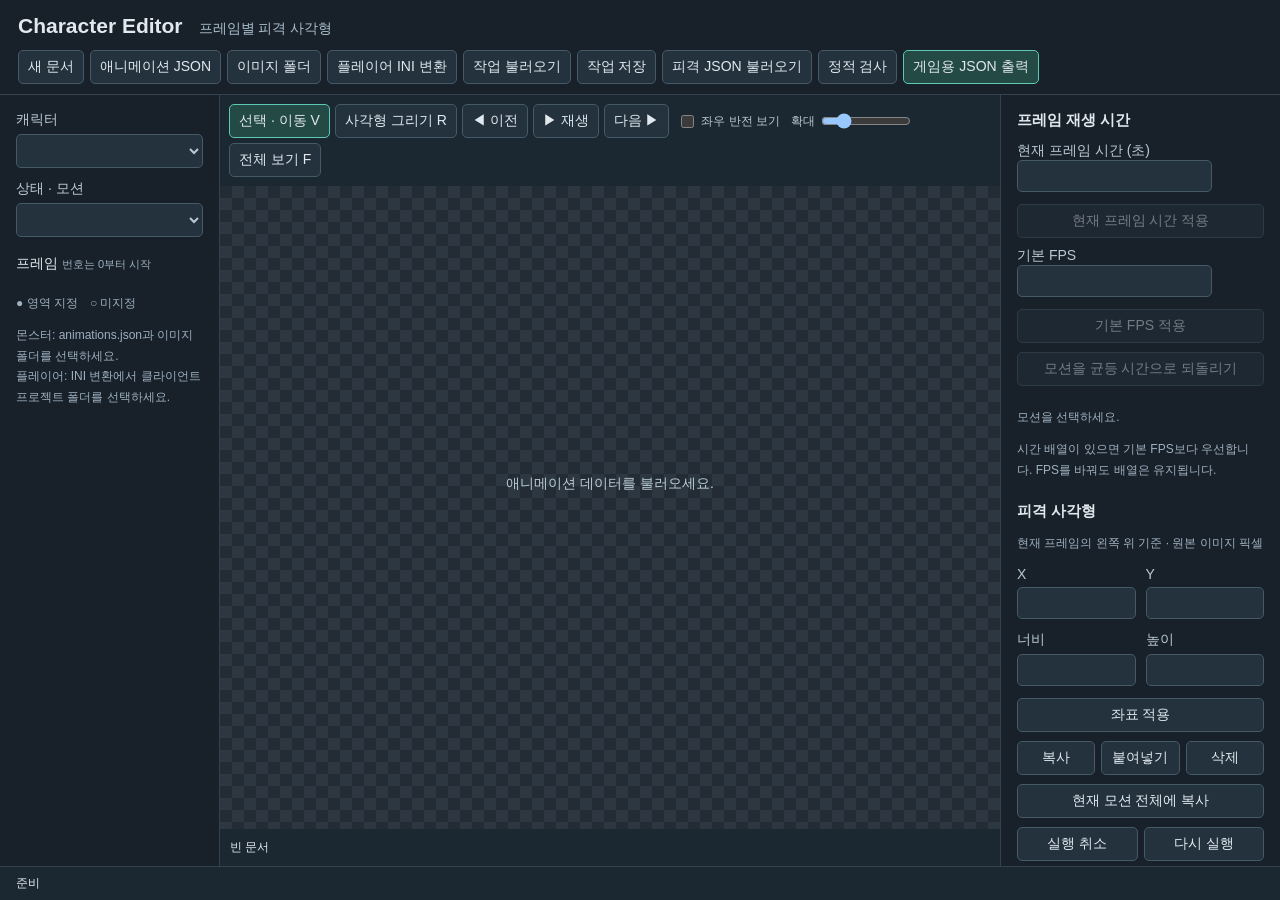
<file: ActionRPGClient/CharacterEditor/index.html>
<!doctype html>
<html lang="ko">
<head>
  <meta charset="utf-8">
  <meta name="viewport" content="width=device-width, initial-scale=1">
  <title>Character Editor · 피격 영역</title>
  <link rel="stylesheet" href="editor.css">
  <script src="model.js" defer></script>
  <script src="editor.js" defer></script>
</head>
<body>
  <header>
    <div><strong>Character Editor</strong><span>프레임별 피격 사각형</span><b id="dirty"></b></div>
    <nav aria-label="파일 작업">
      <button id="new">새 문서</button>
      <button id="animationsOpen">애니메이션 JSON</button>
      <button id="imagesOpen">이미지 폴더</button>
      <button id="playerOpen">플레이어 INI 변환</button>
      <button id="projectOpen">작업 불러오기</button>
      <button id="save">작업 저장</button>
      <button id="hurtOpen">피격 JSON 불러오기</button>
      <button id="check">정적 검사</button>
      <button id="export" class="primary">게임용 JSON 출력</button>
    </nav>
  </header>
  <main>
    <aside>
      <label>캐릭터<select id="character" aria-label="캐릭터"></select></label>
      <label>상태 · 모션<select id="motion" aria-label="상태 모션"></select></label>
      <div id="progress"></div>
      <div class="frame-heading">프레임 <small>번호는 0부터 시작</small></div>
      <div id="frames" role="group" aria-label="프레임 선택"></div>
      <p class="muted">● 영역 지정　○ 미지정</p>
      <p class="muted">몬스터: animations.json과 이미지 폴더를 선택하세요.<br>플레이어: INI 변환에서 클라이언트 프로젝트 폴더를 선택하세요.</p>
    </aside>
    <section class="workspace">
      <div class="toolbar">
        <button id="selectTool" class="active">선택 · 이동 V</button>
        <button id="drawTool">사각형 그리기 R</button>
        <button id="previous">◀ 이전</button><button id="play">▶ 재생</button><button id="next">다음 ▶</button>
        <label class="inline"><input type="checkbox" id="flip">좌우 반전 보기</label>
        <label class="inline">확대<input type="range" id="zoom" min="0.25" max="4" step="0.05" value="1"></label>
        <button id="fit">전체 보기 F</button>
      </div>
      <div id="viewport"><canvas id="canvas" aria-label="캐릭터와 피격 사각형 편집 화면"></canvas>
        <div id="empty">애니메이션 데이터를 불러오세요.</div></div>
      <div id="frameInfo">빈 문서</div>
    </section>
    <aside class="properties">
      <h2>프레임 재생 시간</h2>
      <label>현재 프레임 시간 (초)<input id="frameSeconds" type="number" min="0" step="any"></label>
      <button id="applyFrameSeconds">현재 프레임 시간 적용</button>
      <label>기본 FPS<input id="motionFps" type="number" min="0" max="240" step="any"></label>
      <button id="applyFps">기본 FPS 적용</button>
      <button id="resetFrameSeconds">모션을 균등 시간으로 되돌리기</button>
      <p id="timingInfo" class="muted"></p>
      <p class="muted">시간 배열이 있으면 기본 FPS보다 우선합니다. FPS를 바꿔도 배열은 유지됩니다.</p>
      <h2>피격 사각형</h2>
      <p class="muted">현재 프레임의 왼쪽 위 기준 · 원본 이미지 픽셀</p>
      <div class="numbers">
        <label>X<input id="rectX" type="number" min="0" step="0.1"></label>
        <label>Y<input id="rectY" type="number" min="0" step="0.1"></label>
        <label>너비<input id="rectWidth" type="number" min="0.1" step="0.1"></label>
        <label>높이<input id="rectHeight" type="number" min="0.1" step="0.1"></label>
      </div>
      <button id="applyNumbers">좌표 적용</button>
      <div class="button-row"><button id="copy">복사</button><button id="paste">붙여넣기</button><button id="delete">삭제</button></div>
      <button id="applyMotion">현재 모션 전체에 복사</button>
      <div class="button-row"><button id="undo">실행 취소</button><button id="redo">다시 실행</button></div>
      <button id="animationsSave">편집한 animations.json 저장</button>
      <h2>검사 결과</h2>
      <pre id="report">게임용 출력에는 모든 프레임의 피격 영역과 실제 이미지 확인이 필요합니다. 미완성 문서는 작업 저장할 수 있습니다.</pre>
      <p class="muted">재생은 모션 미리보기입니다. 게임 상태 전환이나 전투 판정은 실행하지 않습니다.</p>
    </aside>
  </main>
  <footer id="status" role="status" aria-live="polite">준비</footer>
  <input id="animationFile" type="file" accept=".json,application/json" hidden>
  <input id="projectFile" type="file" accept=".json,application/json" hidden>
  <input id="hurtFile" type="file" accept=".json,application/json" hidden>
  <input id="imageFolder" type="file" webkitdirectory multiple hidden>
  <input id="playerFolder" type="file" webkitdirectory multiple hidden>
</body>
</html>
</file>
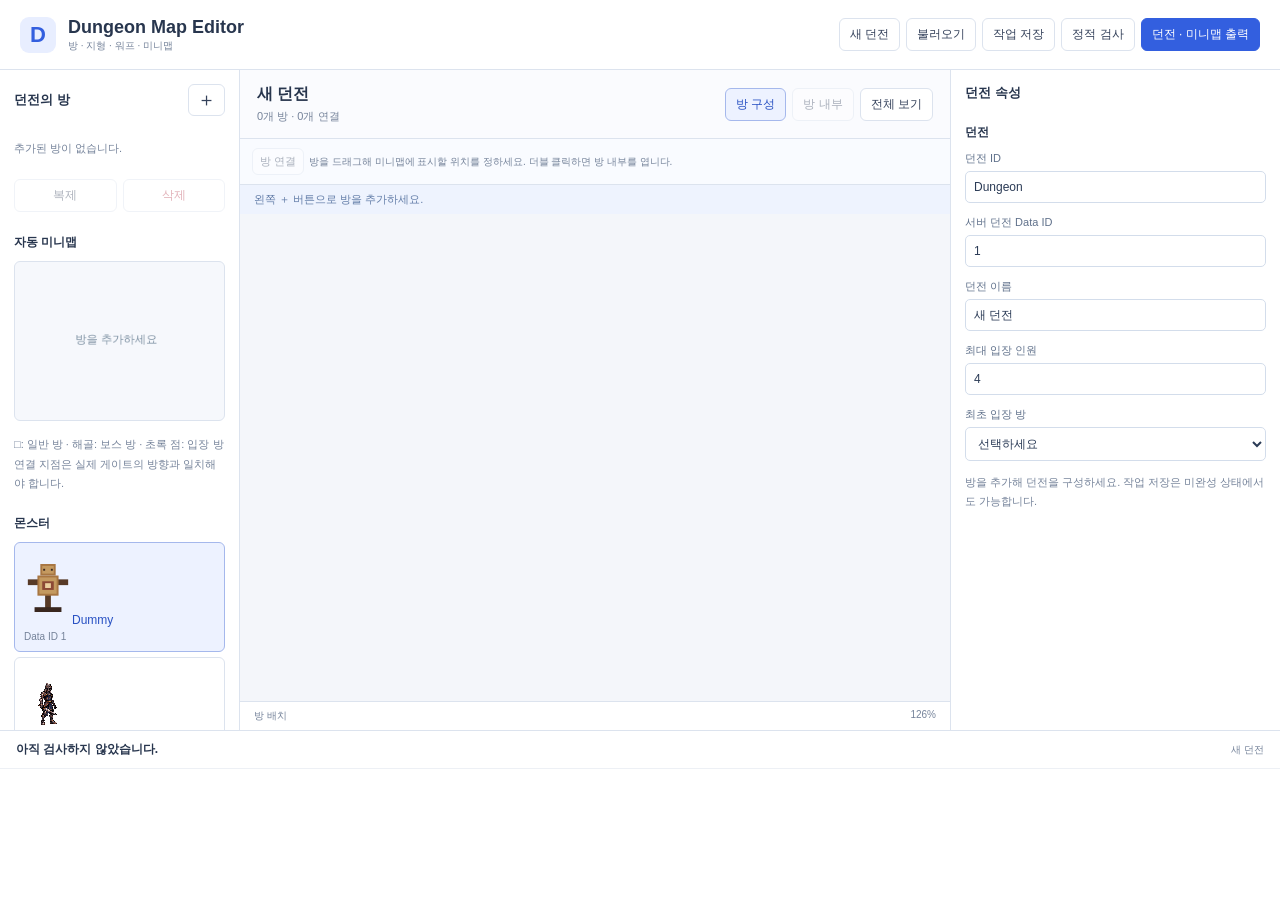
<file: ActionRPGClient/DungeonEditor/index.html>
<!doctype html>
<html lang="ko">
<head>
  <meta charset="utf-8">
  <meta name="viewport" content="width=device-width, initial-scale=1">
  <title>Dungeon Map Editor</title>
  <link rel="stylesheet" href="editor.css">
</head>
<body>
<header class="toolbar">
  <div class="brand"><b class="logo">D</b><div><strong>Dungeon Map Editor</strong><small>방 · 지형 · 워프 · 미니맵</small></div></div>
  <div class="buttons">
    <button id="new">새 던전</button><button id="open">불러오기</button><button id="save">작업 저장</button>
    <button id="validate">정적 검사</button><button id="export" class="primary">던전 · 미니맵 출력</button>
  </div>
</header>
<main id="workspace">
  <aside class="sidebar">
    <div class="heading"><h2>던전의 방</h2><button id="add-room" class="compact" title="방 추가">＋</button></div>
    <div id="rooms" class="item-list"></div>
    <div class="buttons small"><button id="duplicate-room">복제</button><button id="delete-room" class="danger">삭제</button></div>
    <h3>자동 미니맵</h3>
    <canvas id="minimap" width="260" height="195" aria-label="전체 던전 미니맵"></canvas>
    <p class="help">□: 일반 방 · 해골: 보스 방 · 초록 점: 입장 방<br>연결 지점은 실제 게이트의 방향과 일치해야 합니다.</p>
    <h3>몬스터</h3>
    <div id="monster-palette" class="item-list"></div>
    <p class="help">방 내부에 이미지를 드래그하세요. 놓은 지점은 몬스터의 발 위치입니다.</p>
    <h3>방의 요소</h3><div id="layers" class="item-list layer-list"></div>
  </aside>
  <section class="canvas-area">
    <div class="canvas-heading"><div><h1 id="title">빈 던전</h1><span id="summary"></span></div><div class="buttons"><button id="overview-tab" class="active">방 구성</button><button id="room-tab">방 내부</button><button id="fit">전체 보기</button></div></div>
    <div id="overview-tools" class="tools"><button id="connect">방 연결</button><span>방을 드래그해 미니맵에 표시할 위치를 정하세요. 더블 클릭하면 방 내부를 엽니다.</span></div>
    <div id="room-tools" class="tools" hidden>
      <button data-mode="select" class="active">선택</button><button id="add-image">이미지 추가</button>
      <button data-mode="walkable">이동 가능 W</button><button data-mode="blocked">진입 불가 B</button>
      <button data-mode="spawn">입장 위치 P</button><button data-mode="entry">워프 도착점 E</button><button data-mode="warp">게이트·발판 Z</button>
      <button data-mode="monster">몬스터 M</button><button data-mode="object">특수 오브젝트 O</button>
      <button id="finish-polygon">영역 완성</button><button id="cancel-polygon">취소</button>
    </div>
    <div id="hint" class="hint">왼쪽 ＋ 버튼으로 방을 추가하세요.</div>
    <canvas id="canvas" tabindex="0" aria-label="던전 방 배치와 지형 편집 화면"></canvas>
    <div class="canvas-footer"><span id="cursor">방 배치</span><span id="zoom">100%</span></div>
  </section>
  <aside class="inspector"><div class="heading"><h2 id="inspector-title">던전 속성</h2></div><div id="properties"></div></aside>
  <section class="validation">
    <div class="validation-heading"><b id="validation-summary">아직 검사하지 않았습니다.</b><span id="file-status">새 던전</span></div>
    <div id="results" aria-live="polite"></div>
  </section>
</main>
<input id="project-file" type="file" accept=".json,application/json" hidden>
<input id="image-file" type="file" accept="image/png,image/jpeg,image/webp,image/bmp,.bmp" multiple hidden>
<script src="model.js"></script><script src="archive.js"></script><script src="package.js"></script><script src="editor.js"></script>
</body>
</html>
</file>
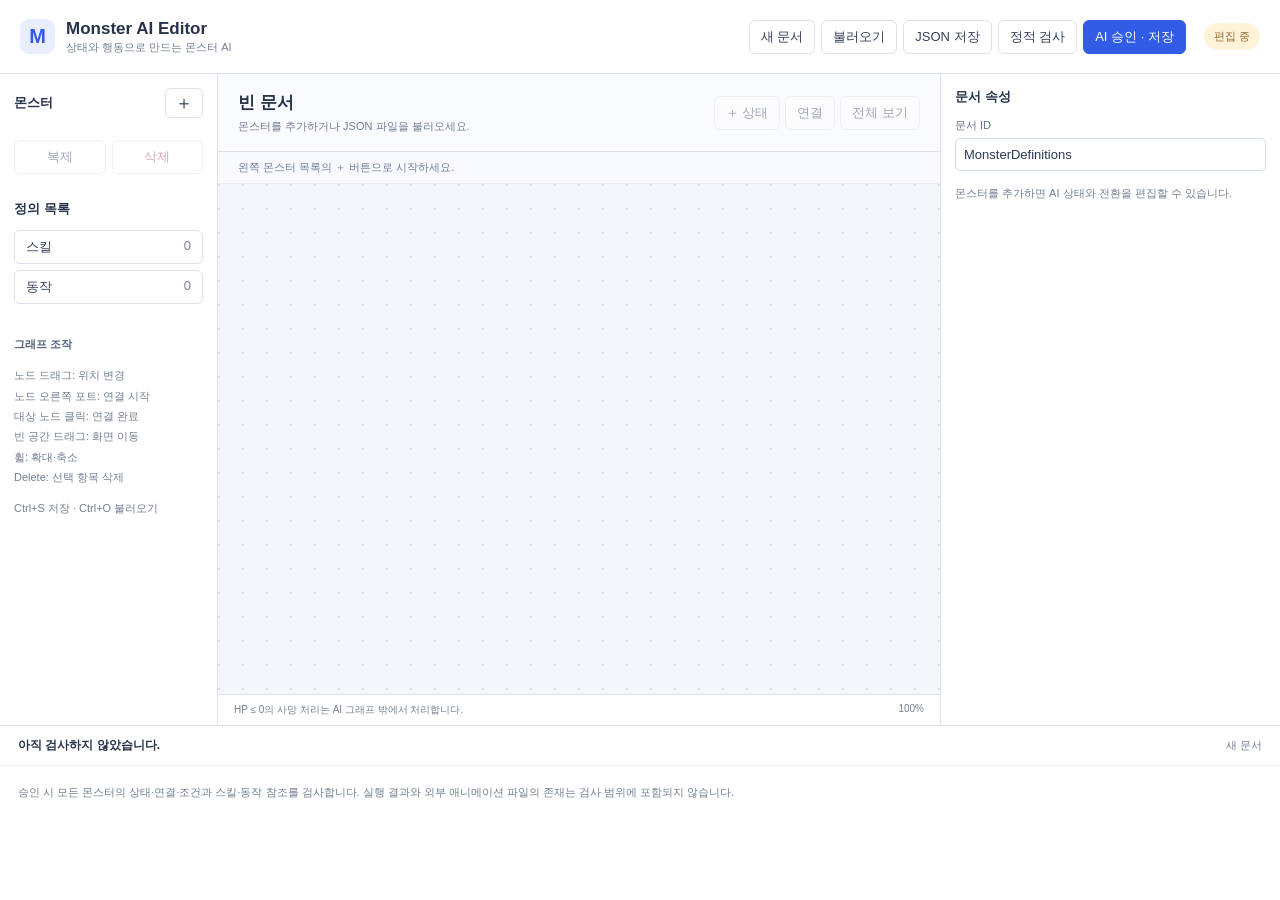
<file: ActionRPGClient/MonsterEditor/index.html>
<!doctype html>
<html lang="ko">
<head>
  <meta charset="utf-8">
  <meta name="viewport" content="width=device-width, initial-scale=1">
  <title>Monster AI Editor</title>
  <link rel="stylesheet" href="editor.css">
</head>
<body>
  <header class="toolbar">
    <div class="brand"><span class="brand-icon">M</span><div><strong>Monster AI Editor</strong><small>상태와 행동으로 만드는 몬스터 AI</small></div></div>
    <div class="toolbar-actions">
      <button id="new-document">새 문서</button>
      <button id="open-document">불러오기</button>
      <button id="save-document">JSON 저장</button>
      <button id="validate-document">정적 검사</button>
      <button id="approve-document" class="primary">AI 승인 · 저장</button>
    </div>
    <span id="approval-status" class="badge draft">편집 중</span>
  </header>
  <main class="workspace">
    <aside class="sidebar">
      <div class="section-heading"><h2>몬스터</h2><button id="add-monster" class="compact" title="몬스터 추가">＋</button></div>
      <div id="monster-list" class="item-list"></div>
      <div class="side-actions"><button id="duplicate-monster">복제</button><button id="delete-monster" class="danger">삭제</button></div>
      <div class="section-heading"><h2>정의 목록</h2></div>
      <button id="skills-tab" class="catalog-button">스킬 <span id="skill-count"></span></button>
      <button id="motions-tab" class="catalog-button">동작 <span id="motion-count"></span></button>
      <div class="sidebar-help"><strong>그래프 조작</strong><p>노드 드래그: 위치 변경<br>노드 오른쪽 포트: 연결 시작<br>대상 노드 클릭: 연결 완료<br>빈 공간 드래그: 화면 이동<br>휠: 확대·축소<br>Delete: 선택 항목 삭제</p><p>Ctrl+S 저장 · Ctrl+O 불러오기</p></div>
    </aside>
    <section class="canvas-area">
      <div class="canvas-heading"><div><h1 id="graph-title"></h1><span id="graph-summary"></span></div><div class="canvas-actions"><button id="add-node">＋ 상태</button><button id="connect-nodes">연결</button><button id="fit-graph">전체 보기</button></div></div>
      <div id="graph-hint" class="graph-hint">상태를 선택해 행동을 편집하세요.</div>
      <svg id="graph" role="img" aria-label="몬스터 AI 상태 그래프" tabindex="0">
        <defs>
          <pattern id="grid" width="24" height="24" patternUnits="userSpaceOnUse"><circle cx="1" cy="1" r="1" fill="#d6dbe5"/></pattern>
          <marker id="arrow" markerWidth="10" markerHeight="10" refX="9" refY="5" orient="auto" markerUnits="strokeWidth"><path d="M0,0 L10,5 L0,10 Z" fill="context-stroke"/></marker>
        </defs>
        <rect width="100%" height="100%" fill="url(#grid)"/>
        <g id="graph-world"></g>
      </svg>
      <div class="canvas-footer"><span>HP ≤ 0의 사망 처리는 AI 그래프 밖에서 처리합니다.</span><span id="zoom-label">100%</span></div>
    </section>
    <aside class="inspector"><div class="section-heading"><h2 id="inspector-title">속성</h2></div><div id="inspector-content"></div></aside>
    <section class="validation-panel">
      <div class="validation-heading"><strong id="validation-summary">아직 검사하지 않았습니다.</strong><span id="file-status">새 문서</span></div>
      <div id="validation-results" aria-live="polite"><p class="muted">순환 연결은 허용됩니다. 승인 시 문서 전체를 검사하며, 오류가 있으면 승인하지 않습니다.</p></div>
    </section>
  </main>
  <input id="file-input" type="file" accept=".json,application/json" hidden>
  <dialog id="catalog-dialog">
    <div class="dialog-heading"><h2 id="catalog-title"></h2><button id="close-catalog" aria-label="닫기">닫기</button></div>
    <p class="muted">정의를 추가하면 그래프의 스킬 사용·동작 재생 목록에서 선택할 수 있습니다. 실제 실행 효과와 애니메이션은 게임의 동일 ID에 연결해야 합니다.</p>
    <div class="catalog-layout"><div><div id="catalog-list" class="item-list"></div><button id="add-catalog-entry">＋ 정의 추가</button></div><div id="catalog-fields"></div></div>
  </dialog>
  <script src="model.js"></script>
  <script src="editor.js"></script>
</body>
</html>
</file>
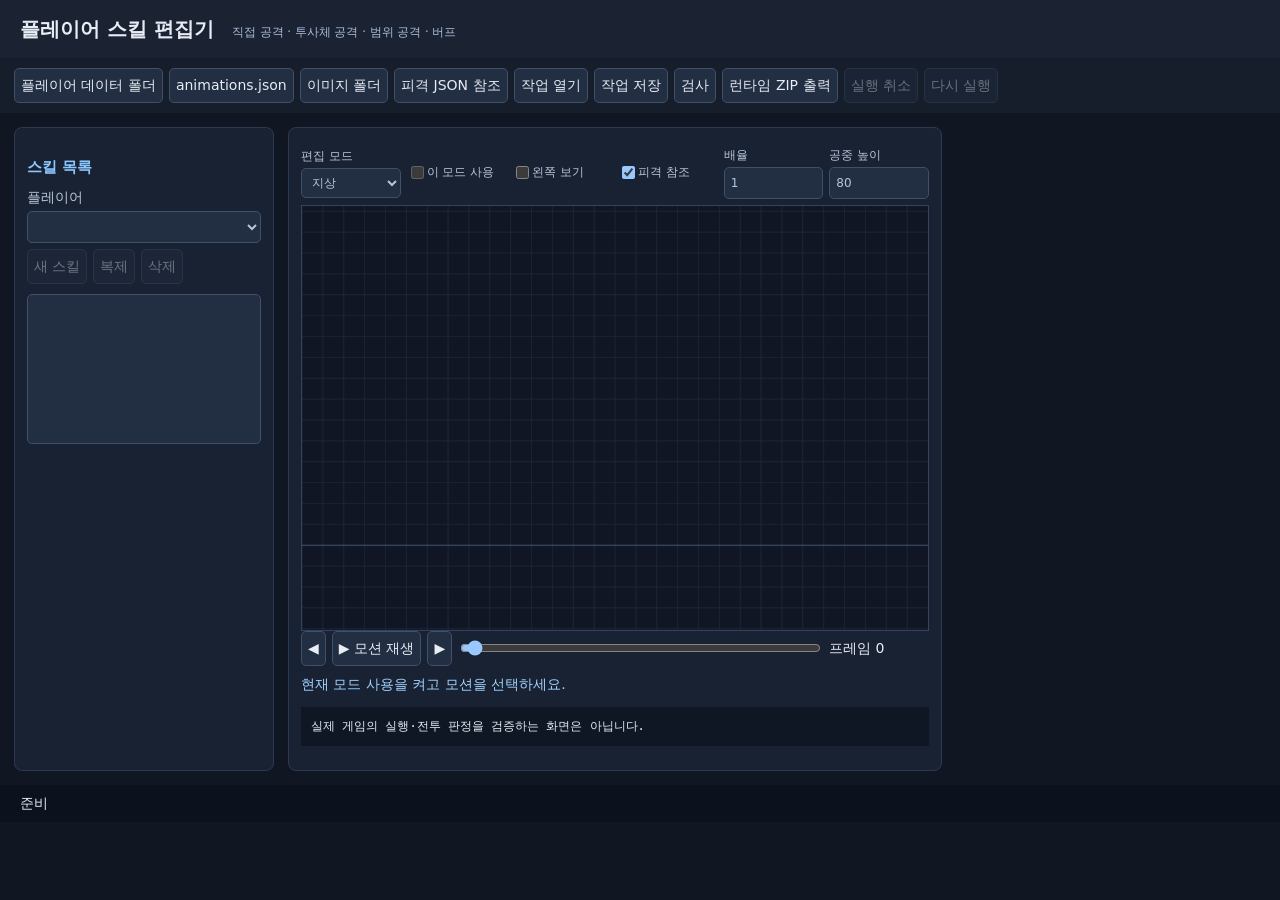
<file: ActionRPGClient/SkillEditor/index.html>
<!doctype html>
<html lang="ko"><head><meta charset="utf-8"><meta name="viewport" content="width=device-width, initial-scale=1">
<title>플레이어 스킬 편집기</title><link rel="stylesheet" href="editor.css"></head>
<body>
<header><div><strong>플레이어 스킬 편집기</strong><small>직접 공격 · 투사체 공격 · 범위 공격 · 버프</small></div><span id="dirty"></span></header>
<nav>
 <button id="importPlayer">플레이어 데이터 폴더</button><button id="importAnimations">animations.json</button>
 <button id="importImages">이미지 폴더</button><button id="importHurt">피격 JSON 참조</button>
 <button id="open">작업 열기</button><button id="save">작업 저장</button><button id="check">검사</button><button id="export">런타임 ZIP 출력</button>
 <button id="undo">실행 취소</button><button id="redo">다시 실행</button>
</nav>
<input id="playerFiles" type="file" webkitdirectory multiple hidden><input id="imageFiles" type="file" webkitdirectory multiple hidden>
<input id="animationFile" type="file" accept=".json" hidden><input id="hurtFile" type="file" accept=".json" hidden>
<input id="projectFile" type="file" accept=".json" hidden><input id="effectFile" type="file" accept="image/png" hidden>
<main>
 <aside>
  <h2>스킬 목록</h2><label>플레이어<select id="character"></select></label>
  <div class="row"><button id="new">새 스킬</button><button id="duplicate">복제</button><button id="delete">삭제</button></div>
  <select id="skills" size="8" aria-label="스킬 목록"></select>
  <section id="common">
   <h2>공통 설정</h2><label>고유 ID<input id="skillId" readonly></label>
   <label>이름<input data-bind="name" maxlength="80"></label>
   <label>유형<select id="type"><option value="direct">직접 공격</option><option value="projectile">투사체 공격</option><option value="area">범위 공격</option><option value="buff">버프</option></select></label>
   <label>입력 커맨드<input id="command" placeholder="Right Right Z"></label><small>Left / Right / Up / Down / Z / X / C / V</small>
   <div class="row"><label>입력 간격 (초)<input type="number" data-bind="input.maxStepSeconds" min="0.01" max="1.5" step="0.01"></label>
   <label>쿨다운 (초)<input type="number" data-bind="cooldownSeconds" min="0" max="86400" step="0.05"></label></div>
   <section data-type="direct projectile area">
    <label data-type="direct projectile">피해량<input type="number" data-bind="execution.damage" min="1" max="1000000" step="1"></label>
    <label>Force · 대상 수평 밀림 거리 (월드 단위)<input type="number" data-bind="execution.force" min="0" max="500" step="any"></label>
    <label>대상 피격 유형<select data-bind="execution.hitType"><option value="Normal">Normal · 일반 경직</option><option value="Airborne">Airborne · 에어본</option></select></label>
    <small>Force 0은 수평 밀림 없음입니다. 피격 유형은 맞은 대상에 적용하며 시전자의 지상·공중 모드와 별개입니다.</small>
    <label>역경직 시간 (초)<input type="number" data-bind="execution.hitstopSeconds" min="0" step="any"></label>
    <small>명중 시 공격자만 정지합니다. 0은 비활성입니다.</small>
   </section>
   <section data-type="direct"><label>지면 Y 판정 반경<input type="number" data-bind="execution.depthRadius" min="0.1" max="500" step="0.1"></label></section>
   <section data-type="projectile">
    <label>총속도 (월드 단위/초)<input type="number" data-bind="execution.speed" min="1" max="4000"></label>
    <div class="row"><label>충돌 반경<input type="number" data-bind="execution.radius" min="0.1" max="100" step="0.1"></label>
    <label>최대 이동거리<input type="number" data-bind="execution.range" min="1" max="10000"></label></div>
   </section>
   <section data-type="area">
    <label>매 타격 공격력 배율 (1 = 100%)<input type="number" data-bind="execution.damageRatio" min="0.01" max="100" step="0.01"></label>
    <label>범위 반경 (지면 XY)<input type="number" data-bind="execution.radius" min="0.1" max="500" step="0.1"></label>
    <label>총 타격 횟수<input type="number" data-bind="execution.hitCount" min="1" max="64" step="1"></label>
    <label>연타당 속도 증가 (0.02 = 2%)<input type="number" data-bind="execution.tapSpeedStep" min="0.001" max="0.2" step="0.001"></label>
    <label>최대 속도 배율<input type="number" data-bind="execution.maxTapSpeed" min="1" max="1.2" step="0.01"></label>
    <small>시전자 중심 원형 범위의 적을 매 타격마다 판정합니다. 벽을 통과하지 않습니다.</small>
    <button id="tapPreview">연타 미리보기 (+2%)</button>
   </section>
   <section data-type="buff">
    <p>자기 대상 · 시간 만료 · 같은 스킬은 시간 갱신</p>
    <label>능력치<select data-bind="execution.stat"><option value="damageMultiplier">공격 피해 배율</option><option value="movementMultiplier">이동속도 배율</option></select></label>
    <div class="row"><label>배율<input type="number" data-bind="execution.multiplier" min="0.1" max="10" step="0.05"></label>
    <label>지속시간 (초)<input type="number" data-bind="execution.durationSeconds" min="0.05" max="3600" step="0.05"></label></div>
    <small>서로 다른 버프는 능력치별 가장 높은 배율을 적용합니다.</small>
   </section>
  </section>
 </aside>
 <article>
  <div class="row previewbar"><label>편집 모드<select id="mode"><option value="ground">지상</option><option value="air">공중</option></select></label>
   <label><input id="enabled" type="checkbox">이 모드 사용</label><label><input id="flip" type="checkbox">왼쪽 보기</label>
   <label><input id="hurtVisible" type="checkbox" checked>피격 참조</label><label>배율<input id="zoom" type="number" min="0.25" max="4" step="0.25" value="1"></label>
   <label>공중 높이<input id="previewHeight" type="number" min="0" max="1000" value="80"></label>
  </div>
  <canvas id="canvas" width="960" height="650" aria-label="캐릭터 모션과 스킬 판정 미리보기"></canvas>
  <div class="row"><button id="previous">◀</button><button id="play">▶ 모션 재생</button><button id="next">▶</button><input id="frame" type="range" min="0" max="0" value="0"><output id="frameText">프레임 0</output></div>
  <p id="hint">플레이어 데이터 폴더를 불러와 스킬을 만드세요.</p>
  <pre id="report">실제 게임의 실행·전투 판정을 검증하는 화면은 아닙니다.</pre>
 </article>
 <aside id="variantPanel">
  <h2>모드별 모션·시점</h2><label>모션<select id="motion"></select></label>
  <div class="row"><label>실행 시작 프레임<input type="number" data-variant="eventFrame" min="0" step="1"></label>
   <label>공격 종료 프레임<input type="number" data-variant="endFrame" min="0" step="1"></label></div>
  <small>프레임은 0부터 시작합니다. 실행·판정 시점은 프레임 시간의 누적 합계로 계산합니다.</small>
  <div class="row"><label>본체 FPS<input id="motionFps" type="number" min="0.001" max="240" step="any"></label>
   <label>현재 프레임 시간 (초)<input id="frameSeconds" type="number" min="0" step="any"></label></div>
  <button id="uniformMotion">본체 전체를 1/FPS로 균등화</button><p id="timingInfo"></p>
  <small>시간 배열이 있으면 FPS를 바꿔도 프레임 시간을 보존합니다. 균등화는 전체 시간을 덮어씁니다. 본체 시간 수정은 같은 모션을 참조하는 스킬에 함께 적용됩니다.</small>
  <section data-type="direct">
   <h2>현재 프레임 공격 영역</h2><p>캔버스에서 드래그하여 그립니다. 영역 안은 이동, 모서리는 크기 조절입니다.</p>
   <div class="row"><label>X (앞뒤)<input id="rectX" type="number" step="0.1"></label><label>바닥 높이<input id="rectY" type="number" step="0.1"></label></div>
   <div class="row"><label>너비<input id="rectW" type="number" min="0.1" step="0.1"></label><label>높이<input id="rectH" type="number" min="0.1" step="0.1"></label></div>
   <div class="row"><button id="applyRect">수치 적용</button><button id="clearRect">영역 삭제</button><button id="copyRange">활성 구간에 복사</button></div>
  </section>
  <section data-type="projectile">
   <h2>발사 위치·방향</h2><p>캔버스를 클릭하거나 드래그하여 X·높이를 설정합니다.</p>
   <div class="row"><label>X (앞뒤)<input type="number" data-variant="spawn.x" step="0.1"></label><label>지면 Y<input type="number" data-variant="spawn.y" step="0.1"></label><label>높이<input type="number" data-variant="spawn.height" step="0.1"></label></div>
   <div class="row"><label>지면 방향각 (도)<input type="number" data-variant="yawDegrees" min="-180" max="180"></label>
    <label>위아래 각도 (도)<input type="number" data-variant="pitchDegrees" min="-90" max="90"></label></div>
   <small>지면 0°는 전방, +90°는 지면 Y 증가 방향입니다. 위아래 -45°는 아래 발사입니다.</small>
   <output id="velocity"></output>
  </section>
  <h2>투명 PNG 프레임 이펙트</h2><div class="row"><button id="addEffect">PNG 연결</button><button id="clearEffect">연결 해제</button></div>
  <div id="effectPanel">
   <p id="effectPath"></p>
   <div class="row"><label>열<input type="number" data-effect="columns" min="1"></label><label>행<input type="number" data-effect="rows" min="1"></label><label>프레임 수<input type="number" data-effect="frameCount" min="1"></label></div>
   <div class="row"><label>FPS<input type="number" data-effect="fps" min="1" max="240"></label><label>월드 배율<input type="number" data-effect="scale" min="0.01" max="20" step="0.01"></label></div>
   <div class="row"><label>기준점 X (0~1)<input type="number" data-effect="pivotX" min="0" max="1" step="0.01"></label><label>기준점 Y (0~1)<input type="number" data-effect="pivotY" min="0" max="1" step="0.01"></label></div>
   <div class="row"><label>이펙트 편집 프레임<input id="effectFrameIndex" type="number" min="0" step="1" value="0"></label>
    <label>이펙트 프레임 시간 (초)<input id="effectFrameSeconds" type="number" min="0" step="any"></label></div>
   <button id="uniformEffect">이펙트 전체를 1/FPS로 균등화</button><p id="effectTimingInfo"></p>
   <small>FPS 변경은 명시한 시간을 보존합니다. 프레임 수 변경으로 배열 길이가 달라지면 실행 취소하거나 균등화 후 다시 편집하세요.</small>
   <label>이펙트 시작 프레임<input type="number" data-effect="eventFrame" min="0"></label>
   <div class="row"><label>X<input type="number" data-effect="offset.x"></label><label>지면 Y<input type="number" data-effect="offset.y"></label><label>높이<input type="number" data-effect="offset.height"></label></div>
   <label><input type="checkbox" data-effect="loop">모션 동안 반복</label>
  </div>
 </aside>
</main><footer id="status">준비</footer>
<script src="../CharacterEditor/model.js"></script><script src="../DungeonEditor/archive.js"></script>
<script src="model.js"></script><script src="editor.js"></script></body></html>
</file>
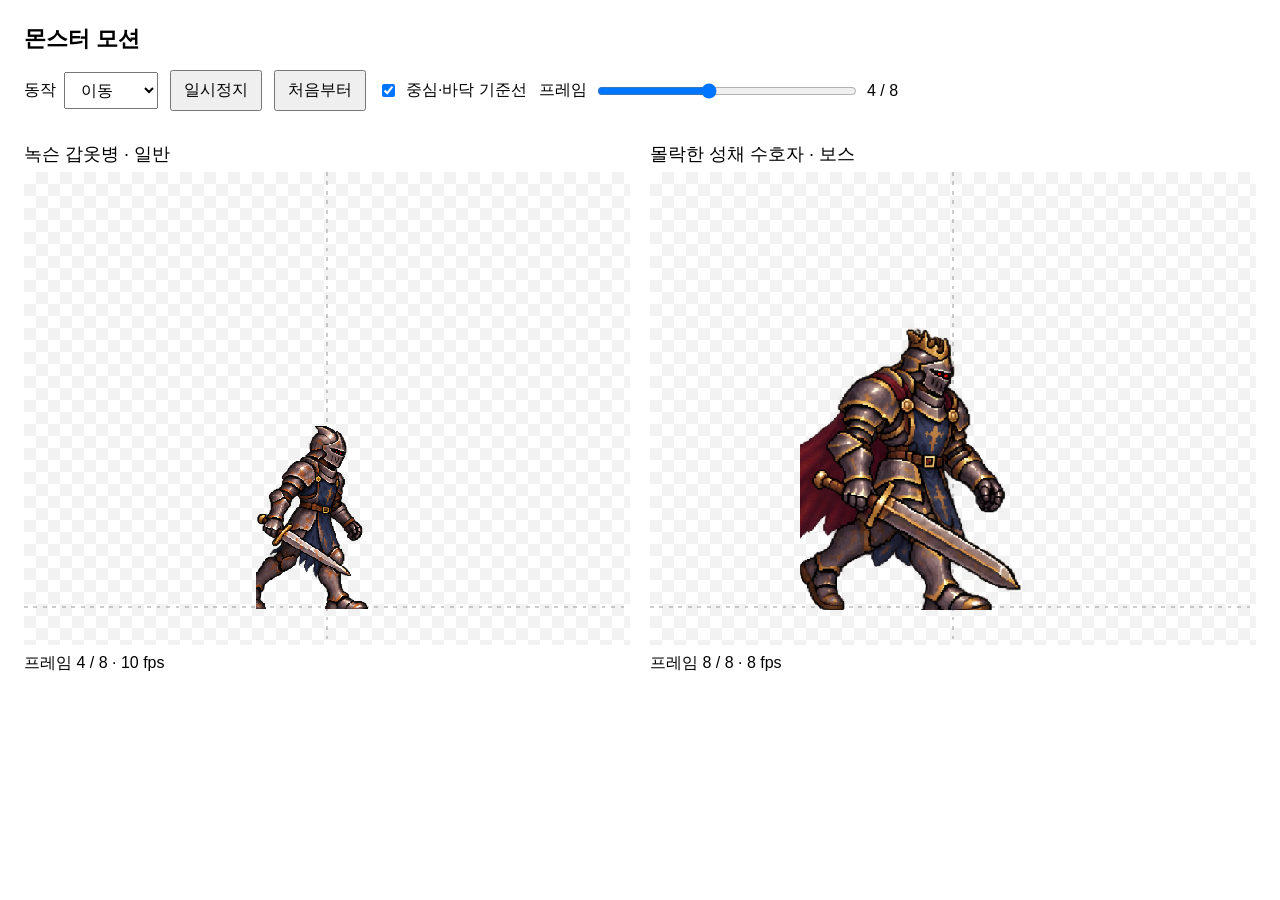
<file: ActionRPGClient/Assets/Images/Monsters/preview.html>
<!doctype html>
<html lang="ko">
<head>
<meta charset="utf-8">
<meta name="viewport" content="width=device-width,initial-scale=1">
<title>몬스터 모션 미리보기</title>
<style>
:root { color-scheme: light dark; font-family: "Segoe UI", sans-serif; }
body { margin: 24px; background: Canvas; color: CanvasText; }
main { max-width: 1280px; margin: auto; }
h1 { font-size: 22px; font-weight: 600; }
.controls { display: flex; flex-wrap: wrap; align-items: center; gap: 12px; margin: 16px 0; }
button, select { font: inherit; padding: 8px 12px; }
label { display: inline-flex; gap: 8px; align-items: center; }
input[type=range] { width: min(260px, 60vw); }
.panels { display: grid; grid-template-columns: repeat(2,minmax(0,1fr)); gap: 20px; }
h2 { font-size: 18px; font-weight: 500; margin-bottom: 6px; }
canvas { width: 100%; height: auto; image-rendering: pixelated; display: block;
 background: repeating-conic-gradient(color-mix(in srgb, CanvasText 5%, Canvas) 0% 25%, Canvas 0% 50%) 0 0 / 24px 24px; }
.frame-label { font-variant-numeric: tabular-nums; margin: 8px 0; }
#load-status { min-height: 20px; }
@media (max-width: 760px) { .panels { grid-template-columns: 1fr; } body { margin: 12px; } }
</style>
</head>
<body>
<main>
<h1>몬스터 모션</h1>
<div class="controls">
<label for="motion">동작
<select id="motion">
<option value="move">이동</option>
<option value="hit">피격</option>
<option value="airborne">에어본</option>
<option value="attack">공격</option>
<option value="death">사망</option>
</select></label>
<button id="play" type="button">일시정지</button>
<button id="replay" type="button">처음부터</button>
<label><input id="guides" type="checkbox" checked>중심·바닥 기준선</label>
<label for="frame">프레임 <input id="frame" type="range" min="1" max="8" value="1"><span id="frame-value">1 / 8</span></label>
</div>
<div class="panels">
<section><h2>녹슨 갑옷병 · 일반</h2><canvas id="normal" width="640" height="500" role="img" aria-label="일반 몬스터 애니메이션">일반 몬스터 동작 미리보기</canvas><p id="normal-frame" class="frame-label"></p></section>
<section><h2>몰락한 성채 수호자 · 보스</h2><canvas id="boss" width="640" height="500" role="img" aria-label="보스 몬스터 애니메이션">보스 몬스터 동작 미리보기</canvas><p id="boss-frame" class="frame-label"></p></section>
</div>
<p id="load-status" role="status"></p>
</main>
<script id="animation-data" type="application/json">{"version":1,"coordinates":"sourceRect in original PNG pixels; pivot relative to sourceRect; frame indexes are zero-based","layout":"Use per-frame sourceRect, not equal atlas subdivisions. Suggested pivots are visually annotated.","characters":{"rusted_armor_soldier":{"name":"녹슨 갑옷병","referenceStandingHeight":449,"motions":{"move":{"image":"rusted_armor_soldier_move.png","width":1586,"height":992,"frameCount":8,"fps":10,"loop":true,"holdLastFrame":false,"standingHeight":449,"scaleToMovement":1,"frames":[{"index":0,"sourceRect":{"x":68,"y":31,"width":269,"height":455},"pivot":{"x":141,"y":451}},{"index":1,"sourceRect":{"x":475,"y":29,"width":235,"height":457},"pivot":{"x":143,"y":453}},{"index":2,"sourceRect":{"x":865,"y":29,"width":236,"height":457},"pivot":{"x":139,"y":453}},{"index":3,"sourceRect":{"x":1254,"y":29,"width":285,"height":456},"pivot":{"x":169,"y":452}},{"index":4,"sourceRect":{"x":73,"y":518,"width":252,"height":456},"pivot":{"x":132,"y":452}},{"index":5,"sourceRect":{"x":475,"y":518,"width":237,"height":455},"pivot":{"x":134,"y":451}},{"index":6,"sourceRect":{"x":861,"y":518,"width":255,"height":456},"pivot":{"x":139,"y":452}},{"index":7,"sourceRect":{"x":1258,"y":518,"width":282,"height":452},"pivot":{"x":159,"y":448}}]},"hit":{"image":"rusted_armor_soldier_hit.png","width":1254,"height":1254,"frameCount":4,"fps":14,"loop":false,"holdLastFrame":true,"standingHeight":550,"scaleToMovement":0.816364,"frames":[{"index":0,"sourceRect":{"x":195,"y":103,"width":374,"height":525},"pivot":{"x":200,"y":521}},{"index":1,"sourceRect":{"x":681,"y":120,"width":440,"height":508},"pivot":{"x":227,"y":504}},{"index":2,"sourceRect":{"x":241,"y":654,"width":376,"height":556},"pivot":{"x":192,"y":552}},{"index":3,"sourceRect":{"x":737,"y":656,"width":331,"height":554},"pivot":{"x":192,"y":550}}]},"airborne":{"image":"rusted_armor_soldier_airborne.png","width":1774,"height":887,"frameCount":8,"fps":10,"loop":false,"holdLastFrame":true,"standingHeight":364,"scaleToMovement":1.233516,"frames":[{"index":0,"sourceRect":{"x":100,"y":119,"width":312,"height":335},"pivot":{"x":160,"y":331}},{"index":1,"sourceRect":{"x":535,"y":73,"width":307,"height":341},"pivot":{"x":155,"y":337}},{"index":2,"sourceRect":{"x":980,"y":75,"width":266,"height":317},"pivot":{"x":130,"y":313}},{"index":3,"sourceRect":{"x":1443,"y":104,"width":258,"height":361},"pivot":{"x":127,"y":357}},{"index":4,"sourceRect":{"x":74,"y":618,"width":328,"height":225},"pivot":{"x":151,"y":221}},{"index":5,"sourceRect":{"x":455,"y":713,"width":475,"height":122},"pivot":{"x":195,"y":118}},{"index":6,"sourceRect":{"x":977,"y":614,"width":297,"height":221},"pivot":{"x":153,"y":217}},{"index":7,"sourceRect":{"x":1435,"y":482,"width":251,"height":370},"pivot":{"x":125,"y":366}}],"phases":{"launch":[0,1],"airHold":[2,2],"fall":[3,3],"knockdown":[4,5],"getUp":[6,7]},"heightDrivenByGamePhysics":true},"attack":{"image":"rusted_armor_soldier_attack.png","width":1586,"height":992,"frameCount":8,"fps":14,"loop":false,"holdLastFrame":true,"standingHeight":381,"scaleToMovement":1.178478,"frames":[{"index":0,"sourceRect":{"x":88,"y":104,"width":234,"height":387},"pivot":{"x":116,"y":383}},{"index":1,"sourceRect":{"x":446,"y":22,"width":281,"height":469},"pivot":{"x":161,"y":465}},{"index":2,"sourceRect":{"x":856,"y":88,"width":268,"height":403},"pivot":{"x":152,"y":399}},{"index":3,"sourceRect":{"x":1255,"y":109,"width":271,"height":382},"pivot":{"x":155,"y":378}},{"index":4,"sourceRect":{"x":61,"y":569,"width":356,"height":383},"pivot":{"x":147,"y":379}},{"index":5,"sourceRect":{"x":447,"y":575,"width":381,"height":377},"pivot":{"x":179,"y":373}},{"index":6,"sourceRect":{"x":866,"y":569,"width":289,"height":383},"pivot":{"x":145,"y":379}},{"index":7,"sourceRect":{"x":1279,"y":569,"width":249,"height":384},"pivot":{"x":131,"y":380}}],"phases":{"start":[0,3],"active":[4,5],"end":[6,7]},"suggestedImpactFrame":4},"death":{"image":"rusted_armor_soldier_death.png","width":1774,"height":887,"frameCount":8,"fps":10,"loop":false,"holdLastFrame":true,"standingHeight":401,"scaleToMovement":1.119701,"frames":[{"index":0,"sourceRect":{"x":99,"y":76,"width":220,"height":407},"pivot":{"x":108,"y":403}},{"index":1,"sourceRect":{"x":561,"y":102,"width":215,"height":381},"pivot":{"x":109,"y":377}},{"index":2,"sourceRect":{"x":949,"y":183,"width":287,"height":298},"pivot":{"x":161,"y":294}},{"index":3,"sourceRect":{"x":1368,"y":261,"width":375,"height":237},"pivot":{"x":232,"y":233}},{"index":4,"sourceRect":{"x":25,"y":645,"width":406,"height":189},"pivot":{"x":159,"y":185}},{"index":5,"sourceRect":{"x":454,"y":683,"width":417,"height":147},"pivot":{"x":162,"y":143}},{"index":6,"sourceRect":{"x":891,"y":686,"width":413,"height":143},"pivot":{"x":157,"y":139}},{"index":7,"sourceRect":{"x":1333,"y":686,"width":414,"height":143},"pivot":{"x":162,"y":139}}]}}},"fallen_citadel_warden":{"name":"몰락한 성채 수호자","referenceStandingHeight":423,"motions":{"move":{"image":"fallen_citadel_warden_move.png","width":1586,"height":992,"frameCount":8,"fps":8,"loop":true,"holdLastFrame":false,"standingHeight":423,"scaleToMovement":1,"frames":[{"index":0,"sourceRect":{"x":31,"y":54,"width":372,"height":429},"pivot":{"x":212,"y":425}},{"index":1,"sourceRect":{"x":427,"y":55,"width":372,"height":427},"pivot":{"x":215,"y":423}},{"index":2,"sourceRect":{"x":828,"y":54,"width":372,"height":428},"pivot":{"x":204,"y":424}},{"index":3,"sourceRect":{"x":1238,"y":54,"width":341,"height":422},"pivot":{"x":207,"y":418}},{"index":4,"sourceRect":{"x":34,"y":512,"width":368,"height":436},"pivot":{"x":200,"y":432}},{"index":5,"sourceRect":{"x":430,"y":525,"width":387,"height":423},"pivot":{"x":206,"y":419}},{"index":6,"sourceRect":{"x":830,"y":519,"width":372,"height":434},"pivot":{"x":197,"y":430}},{"index":7,"sourceRect":{"x":1229,"y":520,"width":351,"height":430},"pivot":{"x":208,"y":426}}]},"hit":{"image":"fallen_citadel_warden_hit.png","width":1254,"height":1254,"frameCount":4,"fps":12,"loop":false,"holdLastFrame":true,"standingHeight":547,"scaleToMovement":0.773309,"frames":[{"index":0,"sourceRect":{"x":129,"y":89,"width":479,"height":541},"pivot":{"x":251,"y":537}},{"index":1,"sourceRect":{"x":650,"y":79,"width":534,"height":551},"pivot":{"x":258,"y":547}},{"index":2,"sourceRect":{"x":129,"y":683,"width":514,"height":528},"pivot":{"x":264,"y":524}},{"index":3,"sourceRect":{"x":703,"y":658,"width":489,"height":553},"pivot":{"x":226,"y":549}}]},"airborne":{"image":"fallen_citadel_warden_airborne.png","width":1774,"height":887,"frameCount":8,"fps":8,"loop":false,"holdLastFrame":true,"standingHeight":394,"scaleToMovement":1.073604,"frames":[{"index":0,"sourceRect":{"x":11,"y":63,"width":438,"height":380},"pivot":{"x":256,"y":376}},{"index":1,"sourceRect":{"x":500,"y":26,"width":390,"height":377},"pivot":{"x":205,"y":373}},{"index":2,"sourceRect":{"x":905,"y":57,"width":414,"height":349},"pivot":{"x":225,"y":345}},{"index":3,"sourceRect":{"x":1333,"y":78,"width":424,"height":362},"pivot":{"x":247,"y":358}},{"index":4,"sourceRect":{"x":21,"y":573,"width":402,"height":265},"pivot":{"x":195,"y":261}},{"index":5,"sourceRect":{"x":454,"y":675,"width":462,"height":179},"pivot":{"x":191,"y":175}},{"index":6,"sourceRect":{"x":941,"y":573,"width":386,"height":269},"pivot":{"x":189,"y":265}},{"index":7,"sourceRect":{"x":1395,"y":454,"width":358,"height":400},"pivot":{"x":180,"y":396}}],"phases":{"launch":[0,1],"airHold":[2,2],"fall":[3,3],"knockdown":[4,5],"getUp":[6,7]},"heightDrivenByGamePhysics":true},"attack":{"image":"fallen_citadel_warden_attack.png","width":1584,"height":993,"frameCount":8,"fps":10,"loop":false,"holdLastFrame":true,"standingHeight":270,"scaleToMovement":1.566667,"frames":[{"index":0,"sourceRect":{"x":45,"y":183,"width":311,"height":274},"pivot":{"x":166,"y":270}},{"index":1,"sourceRect":{"x":469,"y":84,"width":258,"height":373},"pivot":{"x":156,"y":369}},{"index":2,"sourceRect":{"x":861,"y":163,"width":281,"height":294},"pivot":{"x":170,"y":290}},{"index":3,"sourceRect":{"x":1271,"y":130,"width":250,"height":327},"pivot":{"x":174,"y":323}},{"index":4,"sourceRect":{"x":20,"y":624,"width":435,"height":266},"pivot":{"x":185,"y":262}},{"index":5,"sourceRect":{"x":458,"y":620,"width":358,"height":270},"pivot":{"x":161,"y":266}},{"index":6,"sourceRect":{"x":837,"y":615,"width":324,"height":275},"pivot":{"x":193,"y":271}},{"index":7,"sourceRect":{"x":1238,"y":621,"width":303,"height":269},"pivot":{"x":177,"y":265}}],"phases":{"start":[0,3],"active":[4,5],"end":[6,7]},"suggestedImpactFrame":4},"death":{"image":"fallen_citadel_warden_death.png","width":1774,"height":887,"frameCount":8,"fps":8,"loop":false,"holdLastFrame":true,"standingHeight":418,"scaleToMovement":1.011962,"frames":[{"index":0,"sourceRect":{"x":44,"y":49,"width":333,"height":424},"pivot":{"x":188,"y":420}},{"index":1,"sourceRect":{"x":512,"y":96,"width":329,"height":384},"pivot":{"x":180,"y":380}},{"index":2,"sourceRect":{"x":944,"y":165,"width":347,"height":318},"pivot":{"x":181,"y":314}},{"index":3,"sourceRect":{"x":1365,"y":249,"width":398,"height":231},"pivot":{"x":225,"y":227}},{"index":4,"sourceRect":{"x":20,"y":657,"width":404,"height":194},"pivot":{"x":190,"y":190}},{"index":5,"sourceRect":{"x":460,"y":683,"width":414,"height":162},"pivot":{"x":180,"y":158}},{"index":6,"sourceRect":{"x":904,"y":698,"width":416,"height":151},"pivot":{"x":176,"y":147}},{"index":7,"sourceRect":{"x":1348,"y":698,"width":416,"height":151},"pivot":{"x":172,"y":147}}]}}}}}</script>
<script>
(() => {
  const metadata = JSON.parse(document.getElementById("animation-data").textContent);
  const motionSelect = document.getElementById("motion");
  const playButton = document.getElementById("play");
  const replayButton = document.getElementById("replay");
  const guides = document.getElementById("guides");
  const slider = document.getElementById("frame");
  const sliderValue = document.getElementById("frame-value");
  const loadStatus = document.getElementById("load-status");
  const characters = [
    { id: "rusted_armor_soldier", canvas: document.getElementById("normal"), label: document.getElementById("normal-frame"), height: 200 },
    { id: "fallen_citadel_warden", canvas: document.getElementById("boss"), label: document.getElementById("boss-frame"), height: 330 }
  ];
  const imageCache = new Map();
  const currentFrames = new Map();
  let playing = !matchMedia("(prefers-reduced-motion: reduce)").matches;
  let startedAt = 0;
  let requestId = 0;
  let loadError = false;

  function getMotion(character) {
    return metadata.characters[character.id].motions[motionSelect.value];
  }
  function getImage(file) {
    if (imageCache.has(file)) return imageCache.get(file);
    const image = new Image();
    imageCache.set(file, image);
    image.onload = () => { updateLoading(); drawCurrent(); };
    image.onerror = () => {
      loadError = true;
      loadStatus.textContent = "PNG를 읽을 수 없습니다. 미리보기와 이미지들을 같은 폴더에 두세요.";
    };
    image.src = file;
    return image;
  }
  function updateLoading() {
    if (loadError) return;
    const ready = characters.every(character => {
      const image = getImage(getMotion(character).image);
      return image.complete && image.naturalWidth > 0;
    });
    loadStatus.textContent = ready ? "" : "이미지 불러오는 중…";
  }
  function updatePlayButton() {
    playButton.textContent = playing ? "일시정지" : "재생";
  }
  function drawCurrent() {
    for (const character of characters) {
      const motion = getMotion(character);
      const index = currentFrames.get(character.id) || 0;
      const frame = motion.frames[index];
      const image = getImage(motion.image);
      const canvas = character.canvas;
      const context = canvas.getContext("2d");
      const originX = canvas.width / 2;
      const groundY = 460;
      context.clearRect(0, 0, canvas.width, canvas.height);
      context.imageSmoothingEnabled = false;
      if (guides.checked) {
        context.save();
        context.strokeStyle = matchMedia("(prefers-color-scheme: dark)").matches ? "#777" : "#999";
        context.setLineDash([4, 6]);
        context.beginPath();
        context.moveTo(originX, 0); context.lineTo(originX, canvas.height);
        context.moveTo(0, groundY); context.lineTo(canvas.width, groundY);
        context.stroke(); context.restore();
      }
      if (image.complete && image.naturalWidth > 0) {
        const rect = frame.sourceRect;
        const scale = character.height / motion.standingHeight;
        const airHeights = [0, 30, 55, 25, 0, 0, 0, 0];
        const airHeight = motionSelect.value === "airborne" ? airHeights[index] : 0;
        context.drawImage(image, rect.x, rect.y, rect.width, rect.height,
          originX - frame.pivot.x * scale, groundY - airHeight - frame.pivot.y * scale,
          rect.width * scale, rect.height * scale);
      }
      character.label.textContent = "프레임 " + (index + 1) + " / " + motion.frameCount +
        " · " + motion.fps + " fps";
    }
    const mainMotion = getMotion(characters[0]);
    const mainFrame = currentFrames.get(characters[0].id) || 0;
    slider.max = String(mainMotion.frameCount);
    slider.value = String(mainFrame + 1);
    sliderValue.textContent = (mainFrame + 1) + " / " + mainMotion.frameCount;
  }
  function tick(now) {
    if (!playing) return;
    const elapsed = (now - startedAt) / 1000;
    let finished = true;
    for (const character of characters) {
      const motion = getMotion(character);
      const rawFrame = Math.floor(elapsed * motion.fps);
      const index = motion.loop ? rawFrame % motion.frameCount : Math.min(rawFrame, motion.frameCount - 1);
      currentFrames.set(character.id, index);
      if (motion.loop || rawFrame < motion.frameCount) finished = false;
    }
    drawCurrent();
    if (finished) {
      playing = false;
      updatePlayButton();
    } else requestId = requestAnimationFrame(tick);
  }
  function startFromBeginning() {
    cancelAnimationFrame(requestId);
    for (const character of characters) currentFrames.set(character.id, 0);
    startedAt = performance.now();
    updateLoading(); drawCurrent(); updatePlayButton();
    if (playing) requestId = requestAnimationFrame(tick);
  }
  motionSelect.addEventListener("change", () => {
    loadError = false;
    playing = !matchMedia("(prefers-reduced-motion: reduce)").matches;
    startFromBeginning();
  });
  playButton.addEventListener("click", () => {
    playing = !playing;
    if (playing) startFromBeginning();
    else { cancelAnimationFrame(requestId); updatePlayButton(); }
  });
  replayButton.addEventListener("click", () => { playing = true; startFromBeginning(); });
  slider.addEventListener("input", () => {
    playing = false;
    cancelAnimationFrame(requestId);
    const index = Number(slider.value) - 1;
    for (const character of characters) currentFrames.set(character.id, index);
    updatePlayButton(); drawCurrent();
  });
  guides.addEventListener("change", drawCurrent);
  startFromBeginning();
})();
</script>
</body>
</html>
</file>
<file: ActionRPGClient/CharacterEditor/editor.css>
:root { color-scheme: dark; font-family: "Segoe UI", "Malgun Gothic", sans-serif; font-size: 14px; background: #10151b; color: #e1e9ef; }
* { box-sizing: border-box; }
body { margin: 0; height: 100vh; display: flex; flex-direction: column; }
header { padding: 14px 18px 10px; border-bottom: 1px solid #34414e; background: #18212a; }
header strong { font-size: 21px; } header span { color: #a9bccb; margin-left: 16px; } #dirty { color: #ffd58b; margin-left: 12px; }
nav { display: flex; flex-wrap: wrap; gap: 6px; margin-top: 12px; }
button, select, input[type=number] { background: #24323e; color: inherit; border: 1px solid #455967; border-radius: 5px; padding: 7px 9px; font: inherit; }
button { cursor: pointer; } button:hover { background: #334858; } button.active, button.primary { border-color: #5ec8b3; background: #244a45; }
button:focus-visible, select:focus-visible, input:focus-visible { outline: 2px solid #7ae1ca; outline-offset: 2px; }
button:disabled { opacity: .45; cursor: default; }
main { display: grid; grid-template-columns: 220px minmax(280px, 1fr) 280px; flex: 1; min-height: 0; }
aside { padding: 16px; overflow: auto; background: #18212a; border-right: 1px solid #34414e; }
aside.properties { border-right: 0; border-left: 1px solid #34414e; }
label { display: block; margin-bottom: 12px; color: #b9c9d4; } select { display: block; width: 100%; margin-top: 5px; }
.workspace { display: flex; flex-direction: column; min-width: 0; min-height: 0; }
.toolbar { display: flex; flex-wrap: wrap; gap: 5px; align-items: center; padding: 9px; background: #1c2831; }
.inline { display: inline-flex; gap: 4px; align-items: center; margin: 0 3px; font-size: 12px; } input[type=range] { width: 90px; }
#viewport { position: relative; flex: 1; min-height: 180px; overflow: hidden; background-color: #232c34;
  background-image: linear-gradient(45deg,#2c3741 25%,transparent 25%),linear-gradient(-45deg,#2c3741 25%,transparent 25%),linear-gradient(45deg,transparent 75%,#2c3741 75%),linear-gradient(-45deg,transparent 75%,#2c3741 75%);
  background-size: 24px 24px; background-position: 0 0,0 12px,12px -12px,-12px 0; }
canvas { width: 100%; height: 100%; display: block; touch-action: none; }
#empty { position: absolute; top: 45%; width: 100%; text-align: center; color: #bacbd6; pointer-events: none; }
#frameInfo { padding: 10px; background: #1c2831; font-size: 12px; overflow-wrap: anywhere; }
.frame-heading { margin: 18px 0 8px; } small { font-size: 11px; color: #9eb0bf; }
#frames { display: grid; grid-template-columns: repeat(3, 1fr); gap: 5px; } #frames button { font-variant-numeric: tabular-nums; }
#progress { color: #7ae1ca; font-size: 12px; margin-top: 12px; }
h2 { font-size: 15px; margin: 0 0 12px; } .properties h2:not(:first-child) { margin-top: 22px; }
.muted { font-size: 12px; color: #9eb0bf; line-height: 1.7; }
.numbers { display: grid; grid-template-columns: 1fr 1fr; gap: 0 10px; } .numbers input { width: 100%; margin-top: 5px; }
.properties > button { width: 100%; margin: 0 0 9px; } .button-row { display: flex; gap: 6px; margin-bottom: 9px; } .button-row button { flex: 1; }
pre { white-space: pre-wrap; overflow-wrap: anywhere; font: 12px/1.6 "Malgun Gothic",sans-serif; color: #c4d5df; }
footer { padding: 8px 16px; background: #1c2831; border-top: 1px solid #34414e; font-size: 12px; }
body.busy main, body.busy nav { pointer-events: none; opacity: .6; }
@media (max-width: 1000px) { main { grid-template-columns: 170px minmax(240px, 1fr) 230px; } aside { padding: 10px; } }
@media (max-width: 720px) { body { height: auto; min-height: 100vh; } main { grid-template-columns: 130px minmax(200px, 1fr); min-height: 600px; } .properties { grid-column: 1 / -1; } }
</file>
<file: ActionRPGClient/DungeonEditor/editor.css>
:root {
  font-family: "Segoe UI", "Malgun Gothic", sans-serif;
  color: #28364e;
  background: #f4f6fa;
  font-size: 12px;
  --line: #dce3ee;
  --accent: #335fdf;
  --muted: #75839a;
}
* { box-sizing: border-box; }
body { margin: 0; min-width: 1100px; }
button, input, select { font: inherit; }
button {
  cursor: pointer;
  border: 1px solid var(--line);
  border-radius: 6px;
  background: white;
  color: #35425b;
  padding: 7px 10px;
}
button:hover { background: #edf2ff; border-color: #adc0ef; }
button:disabled { opacity: .4; cursor: default; }
button.active { background: #edf2ff; color: #2851c3; border-color: #a5b8ec; }
button.primary { background: var(--accent); color: white; border-color: var(--accent); }
button.danger { color: #b84052; }
button.compact { padding: 2px 8px; font-size: 19px; }
[hidden] { display: none !important; }
.toolbar {
  height: 70px;
  display: flex;
  align-items: center;
  gap: 20px;
  padding: 12px 20px;
  background: white;
  border-bottom: 1px solid var(--line);
}
.brand { display: flex; align-items: center; gap: 12px; margin-right: auto; }
.brand strong { display: block; font-size: 18px; }
.brand small { color: var(--muted); }
.logo { display: grid; place-items: center; width: 36px; height: 36px; border-radius: 9px; color: var(--accent); background: #e8eeff; font-size: 22px; }
.buttons { display: flex; gap: 6px; align-items: center; flex-wrap: wrap; }
.buttons.small { margin: 10px 0 20px; }
.buttons.small button { flex: 1; }
#workspace { display: grid; grid-template-columns: 240px minmax(480px, 1fr) 330px; grid-template-rows: minmax(450px, 1fr) 170px; height: calc(100vh - 70px); min-height: 650px; }
.sidebar, .inspector { background: white; padding: 14px; overflow: auto; }
.sidebar { border-right: 1px solid var(--line); }
.inspector { border-left: 1px solid var(--line); }
.heading { display: flex; justify-content: space-between; align-items: center; margin-bottom: 12px; }
h2 { font-size: 13px; margin: 0; }
h3 { font-size: 12px; margin: 22px 0 10px; }
.item-list { display: grid; gap: 5px; }
.item-list button { display: block; text-align: left; width: 100%; overflow-wrap: anywhere; padding: 9px; }
.item-list small { display: block; margin-top: 4px; font-size: 10px; color: var(--muted); }
.layer-list button { padding: 6px; font-size: 11px; }
.canvas-area { min-width: 0; overflow: hidden; display: flex; flex-direction: column; }
.canvas-heading { padding: 14px 17px; background: #fafbfe; border-bottom: 1px solid var(--line); display: flex; justify-content: space-between; gap: 10px; }
h1 { margin: 0 0 4px; font-size: 16px; }
.canvas-heading span { color: var(--muted); font-size: 11px; }
.tools { display: flex; flex-wrap: wrap; gap: 5px; align-items: center; padding: 9px 12px; background: #f9fbff; border-bottom: 1px solid var(--line); }
.tools button { padding: 5px 7px; font-size: 11px; }
.tools span { color: var(--muted); font-size: 10px; }
.hint { padding: 7px 14px; background: #eef3fe; color: #637da8; font-size: 11px; }
#canvas { flex: 1; min-height: 0; width: 100%; touch-action: none; outline: none; }
.canvas-footer { display: flex; justify-content: space-between; padding: 7px 14px; background: white; border-top: 1px solid var(--line); font-size: 10px; color: var(--muted); }
#minimap { width: 100%; height: 160px; border: 1px solid var(--line); border-radius: 6px; background: #f6f8fc; cursor: pointer; }
.help, .muted { color: var(--muted); line-height: 1.75; font-size: 11px; }
.field { display: block; margin-bottom: 12px; }
.field > span { display: block; margin-bottom: 5px; font-size: 11px; color: #60718b; }
.field input, .field select { width: 100%; border: 1px solid #d3ddeb; border-radius: 5px; background: white; color: #2b3b56; padding: 8px; }
.field input[type="checkbox"] { width: auto; }
.field input:focus, .field select:focus { outline: 2px solid #d9e5ff; }
.row { display: flex; gap: 8px; }
.row > .field { flex: 1; min-width: 0; }
.divider { border-top: 1px solid var(--line); margin: 17px 0; }
.validation { grid-column: 1 / -1; background: white; border-top: 1px solid var(--line); display: flex; flex-direction: column; overflow: hidden; }
.validation-heading { display: flex; justify-content: space-between; align-items: center; gap: 15px; padding: 10px 16px; border-bottom: 1px solid #edf0f5; }
#file-status { color: var(--muted); font-size: 10px; }
#results { padding: 6px 16px; overflow: auto; }
.issue { display: flex; align-items: baseline; gap: 10px; margin: 3px 0; font-size: 11px; }
.issue button { border: 0; background: none; text-align: left; padding: 3px 0; }
.error { color: #c04459; font-weight: 650; }
.warning { color: #a27723; font-weight: 650; }
.success { color: #267b54; }
body.busy #workspace { pointer-events: none; opacity: .75; }
@media (max-width: 1250px) {
  #workspace { grid-template-columns: 215px minmax(455px, 1fr) 305px; }
  .sidebar, .inspector { padding: 11px; }
  .brand small { display: none; }
  .toolbar { padding: 10px 14px; gap: 10px; }
}

.monster-palette { display:flex; align-items:center; gap:12px; width:100%; text-align:left; }
.monster-palette img { image-rendering:pixelated; cursor:grab; }
</file>
<file: ActionRPGClient/MonsterEditor/editor.css>
:root {
  font-family:"Segoe UI","Malgun Gothic",sans-serif;
  color:#26334a;
  background:#f4f6fa;
  font-size:13px;
  color-scheme:light;
  --accent:#315ce6;
  --border:#dce2ed;
  --muted:#737f92
}
* {
  box-sizing:border-box
}
body {
  margin:0;
  min-width:1000px
}
button,input,select,textarea {
  font:inherit
}
button {
  border:1px solid var(--border);
  background:white;
  border-radius:6px;
  padding:7px 11px;
  color:#34415a;
  cursor:pointer
}
button:hover {
  background:#f0f4ff;
  border-color:#a9b8e0
}
button:disabled {
  opacity:.45;
  cursor:default
}
button.primary {
  background:var(--accent);
  color:white;
  border-color:var(--accent)
}
button.danger {
  color:#b3434f
}
button.compact {
  padding:2px 9px;
  font-size:18px
}
.toolbar {
  height:74px;
  background:white;
  border-bottom:1px solid var(--border);
  display:flex;
  align-items:center;
  gap:18px;
  padding:12px 20px
}
.brand {
  display:flex;
  align-items:center;
  gap:11px;
  margin-right:auto
}
.brand strong {
  font-size:17px;
  display:block
}
.brand small {
  color:var(--muted);
  font-size:11px
}
.brand-icon {
  width:35px;
  height:35px;
  background:#e8edff;
  border-radius:9px;
  display:grid;
  place-items:center;
  font-size:20px;
  font-weight:800;
  color:var(--accent)
}
.toolbar-actions {
  display:flex;
  gap:6px
}
.badge {
  border-radius:20px;
  padding:6px 10px;
  font-size:11px;
  white-space:nowrap
}
.badge.draft {
  background:#fff2d9;
  color:#97682b
}
.badge.approved {
  background:#ddf4e8;
  color:#237a51
}
.workspace {
  display:grid;
  grid-template-columns:218px minmax(400px,1fr) 340px;
  grid-template-rows:minmax(380px,1fr) 175px;
  height:calc(100vh - 74px);
  min-height:570px
}
.sidebar,.inspector {
  background:white;
  padding:14px;
  border-right:1px solid var(--border);
  overflow:auto
}
.inspector {
  border-right:0;
  border-left:1px solid var(--border)
}
.section-heading {
  display:flex;
  align-items:center;
  justify-content:space-between;
  margin-bottom:12px
}
.section-heading h2 {
  font-size:13px;
  margin:0
}
.item-list {
  display:grid;
  gap:6px
}
.item-list button {
  display:block;
  text-align:left;
  padding:10px;
  width:100%;
  overflow-wrap:anywhere
}
.item-list button.active {
  border-color:#97acf0;
  background:#edf2ff;
  color:#2548bb
}
.item-list small {
  display:block;
  color:var(--muted);
  margin-top:4px
}
.side-actions {
  display:flex;
  gap:6px;
  margin:10px 0 26px
}
.side-actions button {
  flex:1
}
.catalog-button {
  display:flex;
  justify-content:space-between;
  width:100%;
  margin-bottom:6px
}
.catalog-button span {
  color:var(--muted)
}
.sidebar-help {
  margin-top:30px;
  font-size:11px;
  color:var(--muted);
  line-height:1.85
}
.sidebar-help strong {
  color:#526079
}
.canvas-area {
  display:flex;
  flex-direction:column;
  overflow:hidden;
  position:relative
}
.canvas-heading {
  display:flex;
  justify-content:space-between;
  gap:12px;
  padding:17px 20px;
  background:#fafbfe;
  border-bottom:1px solid var(--border)
}
h1 {
  font-size:17px;
  margin:0 0 4px
}
.canvas-heading span {
  font-size:11px;
  color:var(--muted)
}
.canvas-actions {
  display:flex;
  gap:5px;
  align-items:center;
  white-space:nowrap
}
.graph-hint {
  padding:8px 20px;
  background:#f8faff;
  color:#71809e;
  font-size:11px;
  border-bottom:1px solid #e8edf7
}
.graph-hint.connecting {
  background:#e8efff;
  color:#264dbd
}
#graph {
  width:100%;
  flex:1;
  min-height:0;
  touch-action:none;
  outline:none;
  cursor:grab;
  user-select:none
}
#graph:active {
  cursor:grabbing
}
.canvas-footer {
  display:flex;
  justify-content:space-between;
  padding:8px 16px;
  color:var(--muted);
  font-size:10px;
  background:white;
  border-top:1px solid var(--border)
}
.node {
  cursor:pointer
}
.node rect {
  fill:white;
  stroke:#cbd5e5;
  stroke-width:1.5;
  filter:drop-shadow(0 3px 4px #243b5510)
}
.node.selected rect {
  stroke:var(--accent);
  stroke-width:2.5
}
.node.invalid rect {
  stroke:#d85465
}
.node .name {
  font-size:14px;
  font-weight:650;
  fill:#26334a
}
.node .action {
  font-size:11px;
  fill:#6d7a91
}
.node .node-id {
  font-size:10px;
  fill:#9aa5b8
}
.node .initial {
  fill:#345ddd;
  font-size:9px;
  font-weight:600
}
.port {
  fill:#e8edfc;
  stroke:#7690ce;
  stroke-width:1.5;
  cursor:crosshair
}
.port:hover {
  fill:#9db0ef
}
.edge {
  cursor:pointer
}
.edge .line {
  stroke:#99a8c1;
  stroke-width:2;
  fill:none
}
.edge.selected .line {
  stroke:var(--accent);
  stroke-width:3
}
.edge.invalid .line {
  stroke:#d85465
}
.edge .hit {
  stroke:transparent;
  stroke-width:16;
  fill:none
}
.edge text {
  font-size:10px;
  fill:#6c7b95;
  paint-order:stroke;
  stroke:#f4f6fa;
  stroke-width:4;
  stroke-linejoin:round
}
.link-preview {
  stroke:#315ce6;
  stroke-width:2;
  stroke-dasharray:6 4;
  fill:none
}
.field {
  display:block;
  margin-bottom:13px
}
.field>span {
  display:block;
  font-size:11px;
  color:#62718b;
  margin-bottom:5px
}
.field input,.field select,.field textarea {
  width:100%;
  padding:8px;
  border:1px solid #d4dce9;
  border-radius:5px;
  background:white;
  color:#2c3b54
}
.field input:focus,.field select:focus,.field textarea:focus {
  outline:2px solid #d9e3ff;
  border-color:#7395ec
}
.field input[type=checkbox] {
  width:auto
}
.field-row {
  display:flex;
  gap:8px
}
.field-row>.field {
  flex:1;
  min-width:0
}
.inspector h3 {
  font-size:12px;
  margin:20px 0 12px;
  border-top:1px solid #e5eaf3;
  padding-top:14px
}
.inspector .actions {
  display:flex;
  gap:6px;
  flex-wrap:wrap
}
.muted {
  font-size:11px;
  color:var(--muted);
  line-height:1.7
}
.condition-box {
  border:1px solid #dce3ef;
  border-radius:6px;
  background:#fafbfe;
  padding:9px;
  margin:8px 0
}
.condition-header {
  display:flex;
  gap:5px;
  align-items:center;
  margin-bottom:8px
}
.condition-header select {
  flex:1;
  min-width:0;
  border:1px solid #d4dce9;
  padding:5px;
  border-radius:4px
}
.condition-header button {
  padding:3px 7px
}
.condition-children {
  padding-left:8px;
  border-left:2px solid #dce5f7
}
.condition-box .field {
  margin-bottom:8px
}
.condition-box .field:last-child {
  margin-bottom:0
}
.validation-panel {
  grid-column:1 / -1;
  background:white;
  border-top:1px solid var(--border);
  display:flex;
  flex-direction:column;
  overflow:hidden
}
.validation-heading {
  display:flex;
  justify-content:space-between;
  align-items:center;
  padding:11px 18px;
  border-bottom:1px solid #edf0f6;
  font-size:12px
}
.validation-heading span {
  color:var(--muted);
  font-size:11px
}
#validation-results {
  overflow:auto;
  padding:6px 18px
}
.issue {
  display:flex;
  align-items:baseline;
  gap:9px;
  margin:5px 0;
  font-size:11px
}
.issue button {
  text-align:left;
  border:0;
  background:none;
  padding:3px 0
}
.issue .error {
  color:#c04456;
  font-weight:700
}
.issue .warning {
  color:#a57419;
  font-weight:700
}
.success {
  color:#24804d;
  font-size:12px
}
.empty {
  padding:14px 0;
  color:var(--muted);
  font-size:12px
}
dialog {
  border:1px solid #d8dfec;
  border-radius:10px;
  padding:22px;
  width:800px;
  max-height:85vh;
  color:#26334a;
  box-shadow:0 20px 80px #1b2c5333
}
dialog::backdrop {
  background:#1d2b4555
}
.dialog-heading {
  display:flex;
  justify-content:space-between;
  align-items:center
}
.dialog-heading h2 {
  font-size:18px;
  margin:0
}
.catalog-layout {
  display:grid;
  grid-template-columns:230px 1fr;
  gap:24px;
  margin-top:18px
}
.catalog-layout>div {
  min-width:0
}
.catalog-layout .item-list {
  max-height:45vh;
  overflow:auto;
  margin-bottom:12px
}
.danger-note {
  color:#b04654
}
.approval-note {
  margin:8px 0;
  font-size:11px;
  color:#61738f
}
@media(max-width:1200px) {
  .workspace {
    grid-template-columns:185px minmax(350px,1fr) 310px
  }
  .toolbar {
    gap:8px;
    padding:10px 12px
  }
  .brand small {
    display:none
  }
  .toolbar-actions button {
    padding:7px
  }
  .canvas-heading {
    padding:13px
  }
  .sidebar,.inspector {
    padding:11px
  }
}
body.io-busy .workspace {
  pointer-events:none;
  opacity:.8
}
</file>
<file: ActionRPGClient/SkillEditor/editor.css>
:root{color-scheme:dark;font:14px/1.5 system-ui,"Malgun Gothic",sans-serif;background:#111722;color:#e7ecf5}*{box-sizing:border-box}body{margin:0}header{display:flex;justify-content:space-between;align-items:center;padding:14px 20px;background:#1b2333}header strong{font-size:20px}header small{margin-left:18px;color:#a7bbda}nav{display:flex;gap:6px;flex-wrap:wrap;padding:10px 14px;background:#161e2c}button,input,select{font:inherit;color:inherit;border:1px solid #40506a;border-radius:5px;background:#222e42;padding:6px}button{cursor:pointer}button:hover{background:#344b6e}button:disabled{opacity:.4;cursor:default}main{display:grid;grid-template-columns:260px minmax(430px,1fr) 310px;gap:14px;padding:14px}aside,article{min-width:0;background:#192232;border:1px solid #2c3a51;border-radius:8px;padding:12px}aside{max-height:calc(100vh - 160px);overflow:auto}h2{font-size:15px;color:#8bc8ff;margin:16px 0 8px}label{display:block;margin:6px 0;color:#b6c5db}label>input:not([type=checkbox]),label>select{display:block;width:100%;margin-top:3px}input[type=checkbox]{vertical-align:middle}small{color:#92a4be}p{margin:8px 0}#skills{width:100%;margin-top:10px}.row{display:flex;align-items:center;gap:6px;flex-wrap:wrap}.row>label{flex:1;min-width:60px}.previewbar{font-size:12px}.previewbar>label{min-width:90px}canvas{display:block;width:100%;height:auto;background:#101623;border:1px solid #35445b;touch-action:none}#frame{flex:1;min-width:100px}#frameText{min-width:100px}#hint{color:#a0d2ff}pre{font:12px/1.6 Consolas,monospace;white-space:pre-wrap;overflow-wrap:anywhere;max-height:190px;overflow:auto;background:#101724;padding:10px}footer{padding:8px 20px;background:#0c121d;position:sticky;bottom:0}#dirty{color:#ffcf76}[hidden]{display:none!important}body.busy{cursor:wait}#velocity{display:block;padding:8px;color:#83e4c2}#effectPath{overflow-wrap:anywhere;font-size:12px}@media(max-width:1150px){main{grid-template-columns:230px 1fr}#variantPanel{grid-column:1/-1;max-height:none}aside{max-height:none}}@media(max-width:750px){main{display:block}aside,article{margin-bottom:12px}}
</file>
